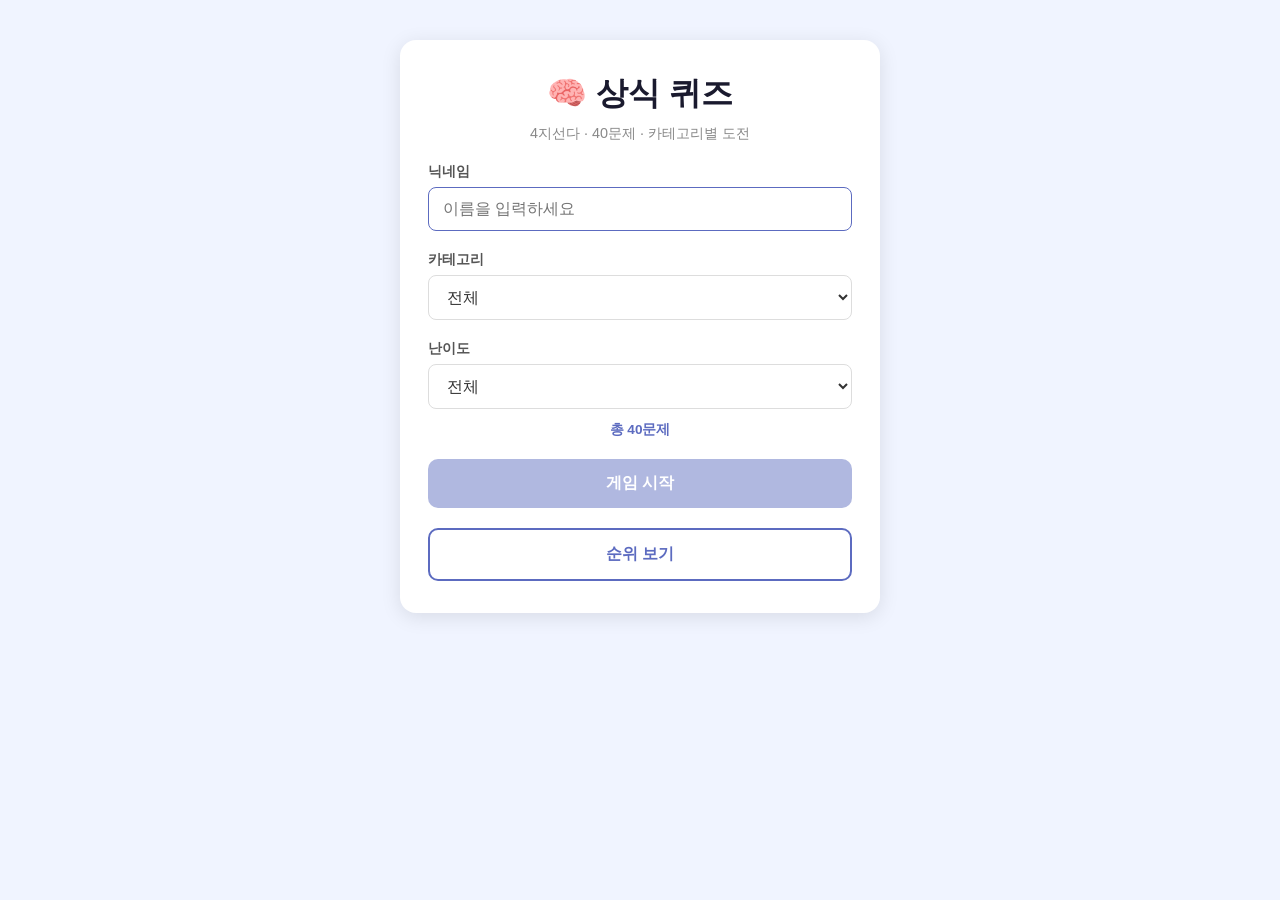
<file: programing/Study-05/index.html>
<!DOCTYPE html>
<html lang="ko">
<head>
  <meta charset="UTF-8">
  <meta name="viewport" content="width=device-width, initial-scale=1.0">
  <title>상식 퀴즈 게임</title>
  <link rel="stylesheet" href="style.css">
</head>
<body>

  <!-- ① 시작 화면 -->
  <div id="screen-start" class="screen">
    <div class="card">
      <h1 class="game-title">🧠 상식 퀴즈</h1>
      <p class="game-subtitle">4지선다 · 40문제 · 카테고리별 도전</p>

      <div class="form-group">
        <label for="player-name">닉네임</label>
        <input type="text" id="player-name" placeholder="이름을 입력하세요" maxlength="10" autocomplete="off">
      </div>

      <div class="form-group">
        <label for="category">카테고리</label>
        <select id="category">
          <option value="all">전체</option>
          <option value="한국사">한국사</option>
          <option value="과학">과학</option>
          <option value="지리">지리</option>
          <option value="일반상식">일반상식</option>
        </select>
      </div>

      <div class="form-group">
        <label for="difficulty">난이도</label>
        <select id="difficulty">
          <option value="all">전체</option>
          <option value="쉬움">쉬움</option>
          <option value="보통">보통</option>
          <option value="어려움">어려움</option>
        </select>
      </div>

      <p id="question-count-preview" class="question-count-preview"></p>

      <button id="btn-start" class="btn btn-primary" disabled>게임 시작</button>
      <button id="btn-go-ranking" class="btn btn-outline">순위 보기</button>
    </div>
  </div>

  <!-- ② 문제 화면 -->
  <div id="screen-quiz" class="screen hidden">
    <div class="card">
      <div class="quiz-header">
        <div class="quiz-header-left">
          <span id="category-label" class="category-badge"></span>
          <span id="difficulty-label" class="difficulty-badge"></span>
        </div>
        <span id="score-display" class="score-display">0점</span>
      </div>

      <div class="progress-wrap">
        <div class="progress-bar-track">
          <div id="progress-bar" class="progress-bar"></div>
        </div>
        <span id="progress-text" class="progress-text">1 / 10</span>
      </div>

      <p id="question-text" class="question-text"></p>

      <div id="options-grid" class="options-grid">
        <button class="option-btn" data-idx="0"></button>
        <button class="option-btn" data-idx="1"></button>
        <button class="option-btn" data-idx="2"></button>
        <button class="option-btn" data-idx="3"></button>
      </div>

      <div id="feedback-box" class="feedback-box hidden">
        <p id="feedback-msg" class="feedback-msg"></p>
        <button id="btn-next" class="btn btn-primary">다음 문제 →</button>
      </div>
    </div>
  </div>

  <!-- ③ 결과 화면 -->
  <div id="screen-result" class="screen hidden">
    <div class="card">
      <h2 class="result-title">게임 종료!</h2>
      <div id="result-grade" class="result-grade"></div>
      <p id="result-score" class="result-score"></p>
      <p id="result-correct" class="result-correct"></p>

      <div id="category-stats" class="category-stats"></div>

      <div class="result-buttons">
        <button id="btn-ranking" class="btn btn-outline">순위 보기</button>
        <button id="btn-restart" class="btn btn-primary">다시 하기</button>
      </div>
    </div>
  </div>

  <!-- ④ 순위 화면 -->
  <div id="screen-ranking" class="screen hidden">
    <div class="card">
      <h2 class="ranking-title">🏆 명예의 전당</h2>
      <ol id="ranking-list" class="ranking-list"></ol>
      <p id="ranking-empty" class="ranking-empty hidden">아직 기록이 없습니다.</p>
      <button id="btn-home" class="btn btn-outline">홈으로</button>
    </div>
  </div>

  <script src="data/questions.js"></script>
  <script src="js/app.js"></script>
</body>
</html>
</file>
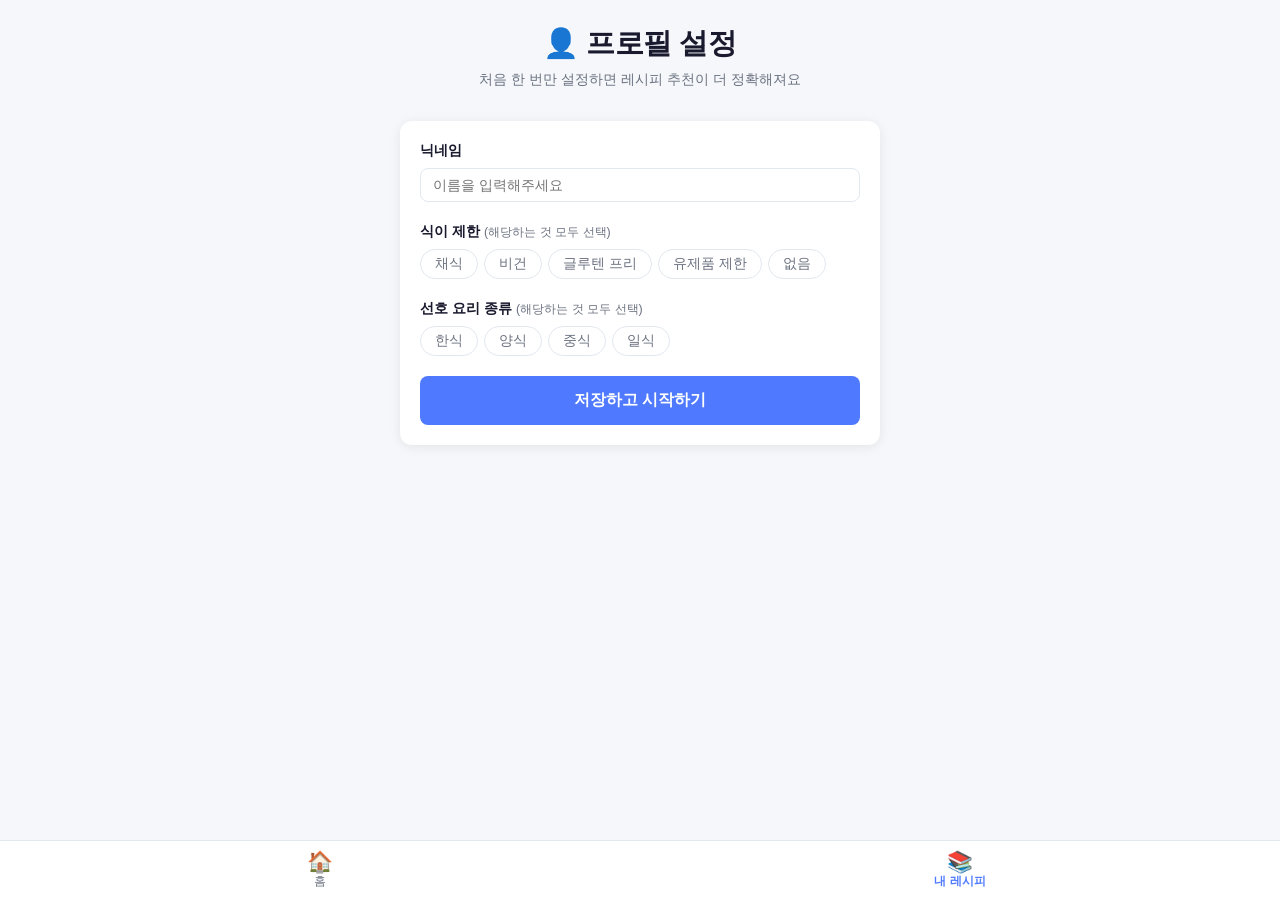
<file: programing/Study-06/index.html>
<!DOCTYPE html>
<html lang="ko">
<head>
  <meta charset="UTF-8" />
  <meta name="viewport" content="width=device-width, initial-scale=1.0" />
  <title>냉장고 레시피</title>
  <link rel="stylesheet" href="style.css" />
</head>
<body>
  <div class="app">
    <header class="app-header">
      <h1>🧊 냉장고 레시피</h1>
      <p class="subtitle">냉장고 사진을 올리면 재료를 인식해 레시피를 추천해드려요</p>
    </header>

    <main>
      <!-- Step 1: 이미지 업로드 -->
      <section id="section-upload">
        <div
          id="drop-zone"
          class="drop-zone"
          role="button"
          tabindex="0"
          aria-label="이미지 업로드 영역"
        >
          <div class="drop-zone-inner" id="drop-zone-placeholder">
            <span class="drop-icon">📷</span>
            <p>냉장고 사진을 여기에 드래그하거나</p>
            <label class="btn btn-outline" for="file-input">파일 선택</label>
            <input type="file" id="file-input" accept="image/*" hidden />
          </div>
          <div class="drop-zone-inner hidden" id="drop-zone-preview">
            <img id="preview-img" src="" alt="미리보기" />
            <button class="btn btn-ghost btn-sm" id="btn-reselect">다른 사진 선택</button>
          </div>
        </div>

        <div id="error-msg" class="error-msg hidden"></div>

        <button class="btn btn-primary btn-full" id="btn-analyze">
          <span id="btn-analyze-text">재료 찾기</span>
          <span id="btn-analyze-spinner" class="spinner hidden"></span>
        </button>
      </section>

      <!-- Step 1: 재료 결과 -->
      <section id="section-result" class="hidden">
        <h2 class="section-title">인식된 재료</h2>

        <p id="ingredient-count" class="ingredient-count"></p>
        <div id="ingredient-tags" class="ingredient-tags"></div>

        <div class="add-ingredient-row">
          <input
            type="text"
            id="input-add-ingredient"
            class="input-text"
            placeholder="재료 직접 추가"
            maxlength="20"
          />
          <button class="btn btn-outline btn-sm" id="btn-add-ingredient">추가</button>
        </div>

        <button class="btn btn-primary btn-full" id="btn-next">
          레시피 추천받기 →
        </button>
      </section>
    </main>
  </div>

  <!-- 하단 탭 -->
  <nav class="bottom-nav">
    <a href="index.html" class="nav-tab active" id="nav-home">
      <span class="nav-icon">🏠</span>
      <span class="nav-label">홈</span>
    </a>
    <a href="step3.html" class="nav-tab" id="nav-saved">
      <span class="nav-icon">📚</span>
      <span class="nav-label">내 레시피</span>
    </a>
  </nav>

  <script src="config.js"></script>
  <script src="step1.js"></script>
  <script>
    // 프로필 없으면 step3.html(설정 화면)으로 이동
    if (!localStorage.getItem('fridge_user_profile')) {
      window.location.href = 'step3.html';
    }
  </script>
</body>
</html>
</file>
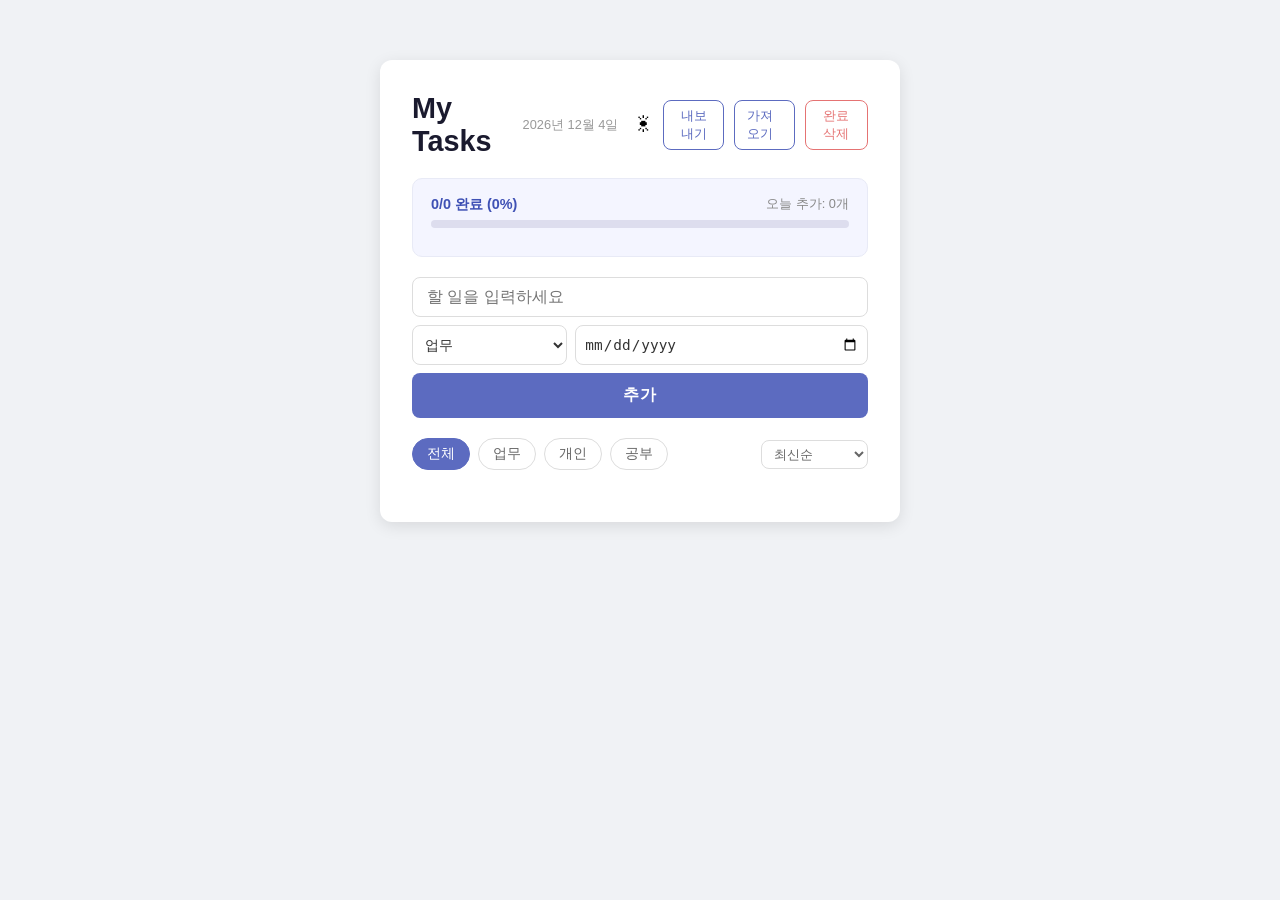
<file: programing/VibeCoding/Study-04/index.html>
<!DOCTYPE html>
<html lang="ko">
<head>
  <meta charset="UTF-8">
  <meta name="viewport" content="width=device-width, initial-scale=1.0">
  <title>My Tasks</title>
  <link rel="stylesheet" href="style.css">
</head>
<body>
  <div class="container">
    <div class="header-bar">
      <h1>My Tasks</h1>
      <div class="header-controls">
        <span id="current-date"></span>
        <button id="theme-btn" title="다크 모드 전환">☀</button>
        <button id="export-btn" title="JSON으로 내보내기">내보내기</button>
        <label class="import-label" title="JSON 가져오기">
          가져오기
          <input type="file" id="import-input" accept=".json" />
        </label>
        <button id="clear-completed-btn">완료 삭제</button>
      </div>
    </div>

    <!-- 대시보드 -->
    <div class="dashboard">
      <div class="dash-overall">
        <div class="dash-row">
          <span id="progress-text">0/0 완료 (0%)</span>
          <span id="today-count">오늘 추가: 0개</span>
        </div>
        <div class="progress-track">
          <div class="progress-fill" id="progress-fill"></div>
        </div>
      </div>
      <div class="dash-categories" id="dash-categories"></div>
    </div>

    <div class="input-section">
      <input type="text" id="todo-input" placeholder="할 일을 입력하세요" />
      <div class="input-meta-row">
        <select id="category-select">
          <option value="work">업무</option>
          <option value="personal">개인</option>
          <option value="study">공부</option>
        </select>
        <input type="date" id="date-input" />
      </div>
      <button id="add-btn">추가</button>
    </div>

    <div class="filter-area">
      <button class="filter-btn active" data-filter="all">전체</button>
      <button class="filter-btn" data-filter="work">업무</button>
      <button class="filter-btn" data-filter="personal">개인</button>
      <button class="filter-btn" data-filter="study">공부</button>
      <select id="sort-select" class="sort-select">
        <option value="createdDesc">최신순</option>
        <option value="createdAsc">오래된순</option>
        <option value="dueDate">마감일순</option>
        <option value="category">카테고리순</option>
        <option value="completed">미완료 우선</option>
      </select>
    </div>

    <ul id="todo-list"></ul>
  </div>

  <script src="script.js"></script>
</body>
</html>
</file>
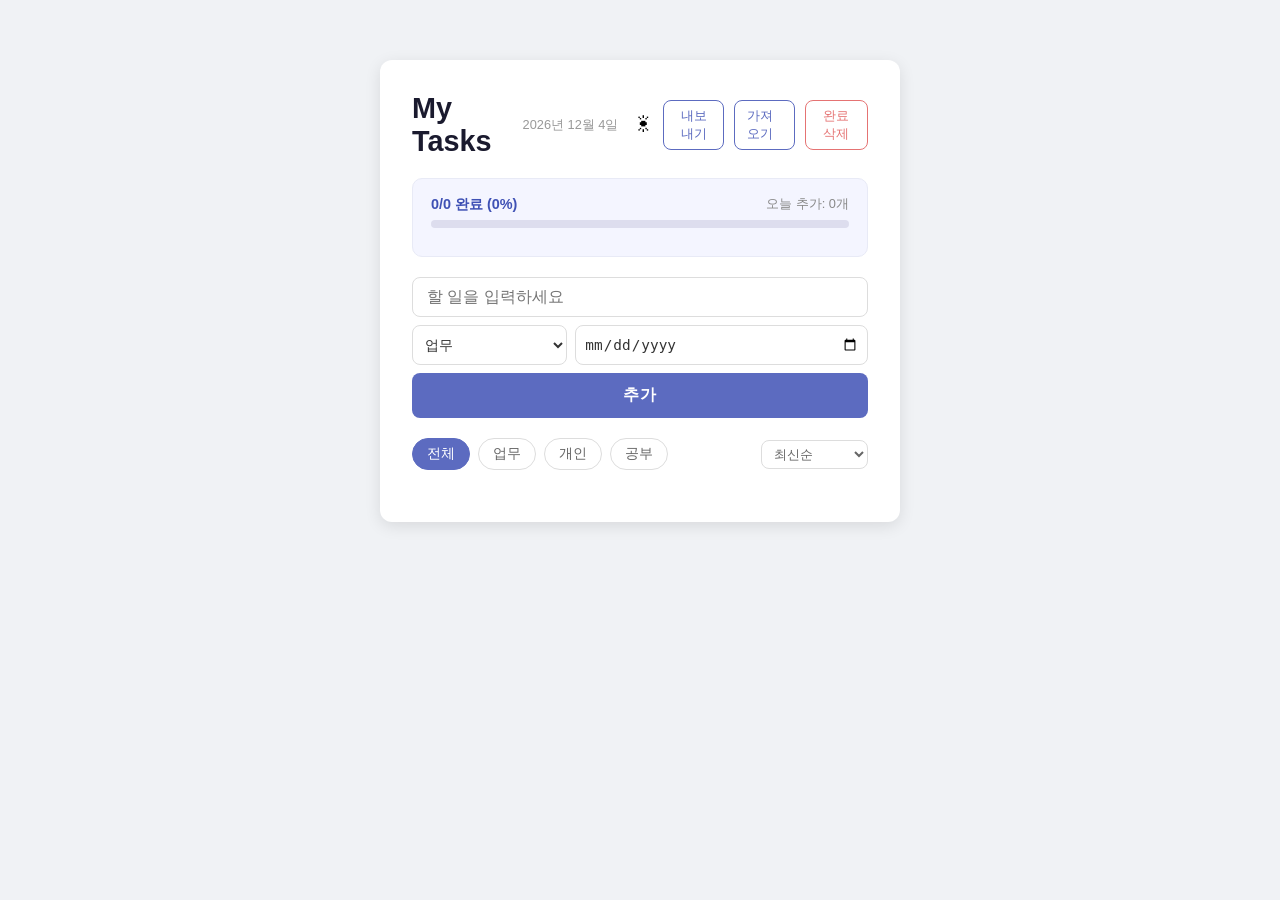
<file: programing/Study-05/programing/VibeCoding/Study-04/index.html>
<!DOCTYPE html>
<html lang="ko">
<head>
  <meta charset="UTF-8">
  <meta name="viewport" content="width=device-width, initial-scale=1.0">
  <title>My Tasks</title>
  <link rel="stylesheet" href="style.css">
</head>
<body>
  <div class="container">
    <div class="header-bar">
      <h1>My Tasks</h1>
      <div class="header-controls">
        <span id="current-date"></span>
        <button id="theme-btn" title="다크 모드 전환">☀</button>
        <button id="export-btn" title="JSON으로 내보내기">내보내기</button>
        <label class="import-label" title="JSON 가져오기">
          가져오기
          <input type="file" id="import-input" accept=".json" />
        </label>
        <button id="clear-completed-btn">완료 삭제</button>
      </div>
    </div>

    <!-- 대시보드 -->
    <div class="dashboard">
      <div class="dash-overall">
        <div class="dash-row">
          <span id="progress-text">0/0 완료 (0%)</span>
          <span id="today-count">오늘 추가: 0개</span>
        </div>
        <div class="progress-track">
          <div class="progress-fill" id="progress-fill"></div>
        </div>
      </div>
      <div class="dash-categories" id="dash-categories"></div>
    </div>

    <div class="input-section">
      <input type="text" id="todo-input" placeholder="할 일을 입력하세요" />
      <div class="input-meta-row">
        <select id="category-select">
          <option value="work">업무</option>
          <option value="personal">개인</option>
          <option value="study">공부</option>
        </select>
        <input type="date" id="date-input" />
      </div>
      <button id="add-btn">추가</button>
    </div>

    <div class="filter-area">
      <button class="filter-btn active" data-filter="all">전체</button>
      <button class="filter-btn" data-filter="work">업무</button>
      <button class="filter-btn" data-filter="personal">개인</button>
      <button class="filter-btn" data-filter="study">공부</button>
      <select id="sort-select" class="sort-select">
        <option value="createdDesc">최신순</option>
        <option value="createdAsc">오래된순</option>
        <option value="dueDate">마감일순</option>
        <option value="category">카테고리순</option>
        <option value="completed">미완료 우선</option>
      </select>
    </div>

    <ul id="todo-list"></ul>
  </div>

  <script src="script.js"></script>
</body>
</html>
</file>
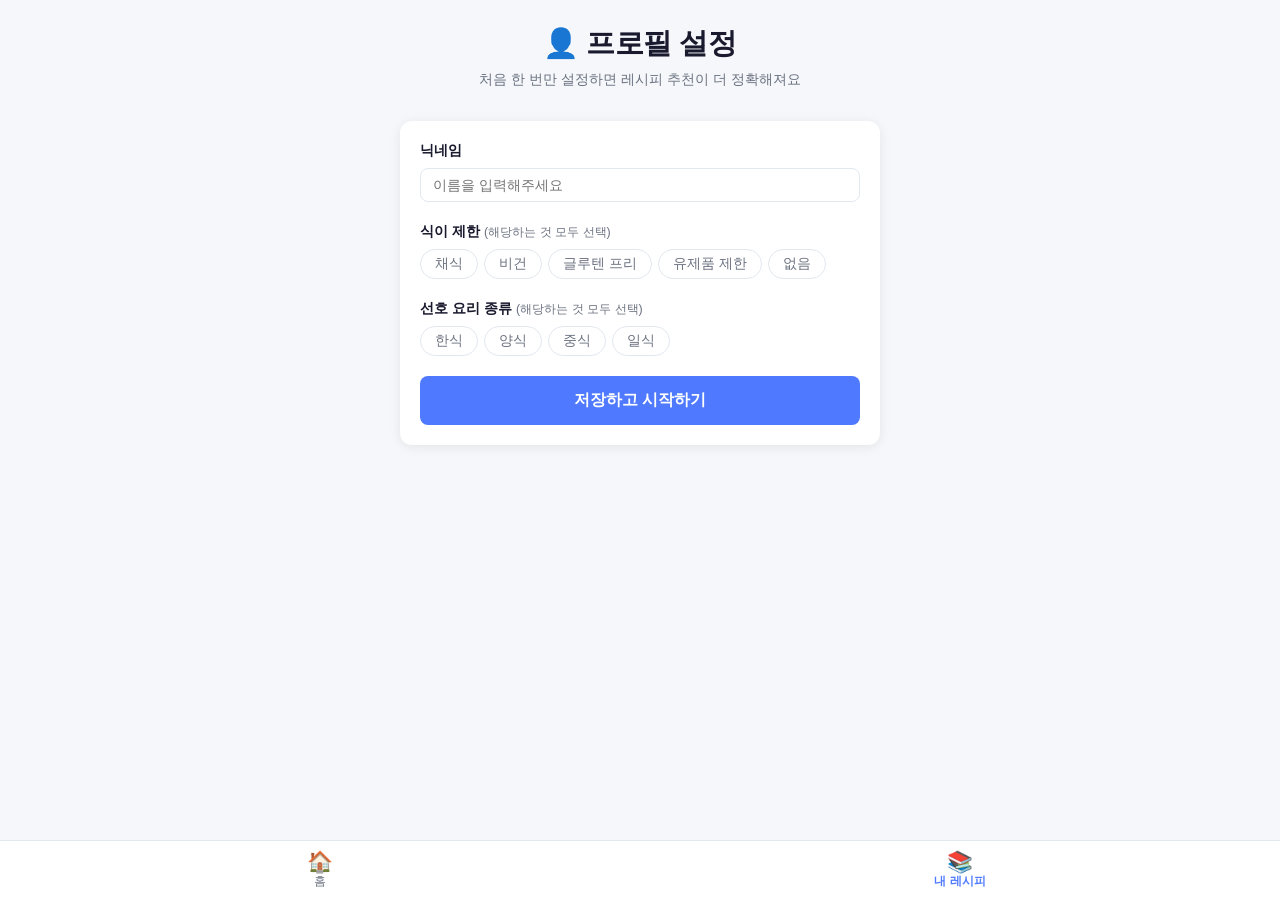
<file: programing/Study-06/step2.html>
<!DOCTYPE html>
<html lang="ko">
<head>
  <meta charset="UTF-8" />
  <meta name="viewport" content="width=device-width, initial-scale=1.0" />
  <title>레시피 추천 — 냉장고 레시피</title>
  <link rel="stylesheet" href="style.css" />
</head>
<body>
  <div class="app">
    <header class="app-header">
      <a href="index.html" class="back-link">← 재료 다시 선택</a>
      <h1>🍳 레시피 추천</h1>
    </header>

    <main>
      <!-- 재료 요약 바 -->
      <section class="ingredient-summary" id="ingredient-summary">
        <p class="summary-label">인식된 재료</p>
        <div id="summary-tags" class="summary-tags"></div>
      </section>

      <!-- 필터 -->
      <section class="filter-section">
        <div class="filter-group">
          <p class="filter-label">⏱ 요리 시간</p>
          <div class="filter-chips" id="filter-time">
            <button class="chip" data-value="15">15분 이하</button>
            <button class="chip" data-value="30">30분 이하</button>
            <button class="chip active" data-value="">제한 없음</button>
          </div>
        </div>
        <div class="filter-group">
          <p class="filter-label">📊 난이도</p>
          <div class="filter-chips" id="filter-difficulty">
            <button class="chip active" data-value="">상관없음</button>
            <button class="chip" data-value="쉬움">쉬움</button>
            <button class="chip" data-value="보통">보통</button>
            <button class="chip" data-value="어려움">어려움</button>
          </div>
        </div>
        <div class="filter-group">
          <p class="filter-label">🍽 요리 종류</p>
          <div class="filter-chips" id="filter-cuisine">
            <button class="chip active" data-value="">상관없음</button>
            <button class="chip" data-value="한식">한식</button>
            <button class="chip" data-value="양식">양식</button>
            <button class="chip" data-value="중식">중식</button>
            <button class="chip" data-value="일식">일식</button>
          </div>
        </div>
      </section>

      <button class="btn btn-primary btn-full" id="btn-generate">
        <span id="btn-generate-text">레시피 만들기</span>
        <span id="btn-generate-spinner" class="spinner hidden"></span>
      </button>

      <div id="error-msg" class="error-msg hidden"></div>

      <!-- 레시피 카드 목록 -->
      <section id="section-recipes" class="hidden">
        <h2 class="section-title">추천 레시피</h2>
        <div id="recipe-list" class="recipe-list"></div>
      </section>
    </main>
  </div>

  <!-- 상세 모달 -->
  <div id="modal-overlay" class="modal-overlay hidden" role="dialog" aria-modal="true">
    <div class="modal">
      <div class="modal-header">
        <div>
          <h2 id="modal-title" class="modal-title"></h2>
          <p id="modal-meta" class="modal-meta"></p>
        </div>
        <button id="modal-close" class="modal-close" aria-label="닫기">×</button>
      </div>
      <div class="modal-body">
        <div id="modal-ingredients" class="modal-ingredients"></div>
        <div id="modal-steps" class="modal-steps"></div>
      </div>
      <div class="modal-footer">
        <button class="btn btn-primary btn-full" id="modal-save">저장하기</button>
      </div>
    </div>
  </div>

  <!-- 하단 탭 -->
  <nav class="bottom-nav">
    <a href="index.html" class="nav-tab" id="nav-home">
      <span class="nav-icon">🏠</span>
      <span class="nav-label">홈</span>
    </a>
    <a href="step3.html" class="nav-tab" id="nav-saved">
      <span class="nav-icon">📚</span>
      <span class="nav-label">내 레시피</span>
    </a>
  </nav>

  <script src="config.js"></script>
  <script src="step2.js"></script>
</body>
</html>
</file>
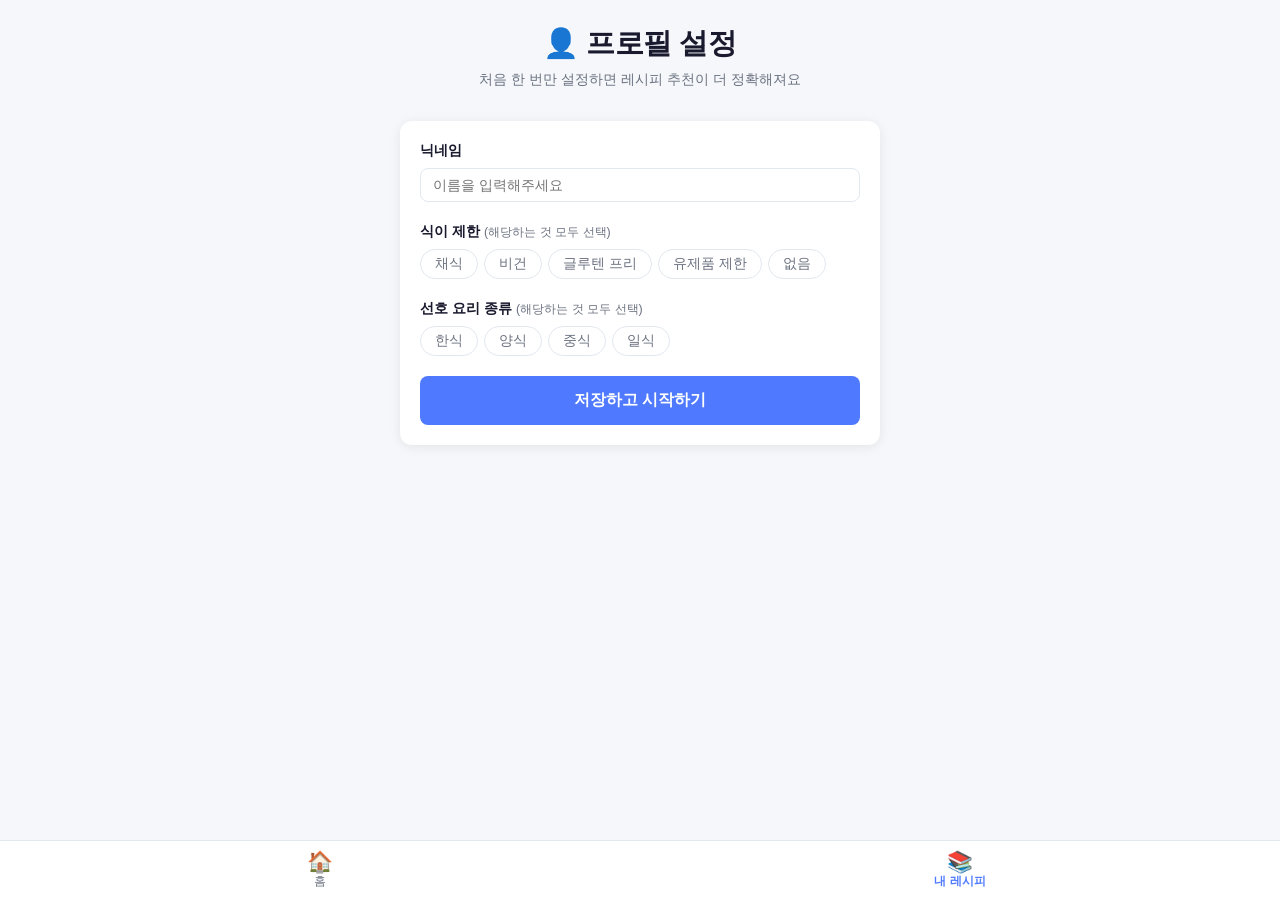
<file: programing/Study-06/step3.html>
<!DOCTYPE html>
<html lang="ko">
<head>
  <meta charset="UTF-8" />
  <meta name="viewport" content="width=device-width, initial-scale=1.0" />
  <title>내 레시피 — 냉장고 레시피</title>
  <link rel="stylesheet" href="style.css" />
</head>
<body>
  <div class="app">

    <!-- 프로필 설정 화면 -->
    <section id="section-profile-setup" class="hidden">
      <header class="app-header">
        <h1>👤 프로필 설정</h1>
        <p class="subtitle">처음 한 번만 설정하면 레시피 추천이 더 정확해져요</p>
      </header>

      <div class="profile-form">
        <div class="form-group">
          <label class="form-label" for="input-nickname">닉네임</label>
          <input type="text" id="input-nickname" class="input-text" placeholder="이름을 입력해주세요" maxlength="16" />
        </div>

        <div class="form-group">
          <p class="form-label">식이 제한 <span class="form-hint">(해당하는 것 모두 선택)</span></p>
          <div class="multi-chips" id="chips-diet">
            <button class="chip" data-value="채식">채식</button>
            <button class="chip" data-value="비건">비건</button>
            <button class="chip" data-value="글루텐 프리">글루텐 프리</button>
            <button class="chip" data-value="유제품 제한">유제품 제한</button>
            <button class="chip" data-value="없음">없음</button>
          </div>
        </div>

        <div class="form-group">
          <p class="form-label">선호 요리 종류 <span class="form-hint">(해당하는 것 모두 선택)</span></p>
          <div class="multi-chips" id="chips-cuisine">
            <button class="chip" data-value="한식">한식</button>
            <button class="chip" data-value="양식">양식</button>
            <button class="chip" data-value="중식">중식</button>
            <button class="chip" data-value="일식">일식</button>
          </div>
        </div>

        <div id="profile-error" class="error-msg hidden"></div>
        <button class="btn btn-primary btn-full" id="btn-save-profile">저장하고 시작하기</button>
      </div>
    </section>

    <!-- 저장된 레시피 목록 화면 -->
    <section id="section-saved" class="hidden">
      <header class="app-header" style="margin-bottom:16px">
        <h1>📚 내 레시피</h1>
      </header>

      <!-- 프로필 카드 -->
      <div class="profile-card" id="profile-card">
        <div class="profile-card-info">
          <span class="profile-avatar">👤</span>
          <div>
            <p class="profile-nickname" id="profile-nickname"></p>
            <p class="profile-stats" id="profile-stats"></p>
          </div>
        </div>
        <div id="profile-badges" class="profile-badges"></div>
        <button class="btn btn-ghost btn-sm" id="btn-edit-profile">수정</button>
      </div>

      <!-- 빈 상태 -->
      <div id="empty-state" class="empty-state hidden">
        <p class="empty-icon">🍽</p>
        <p class="empty-msg">저장된 레시피가 없어요.</p>
        <p class="empty-sub">냉장고를 분석해서 레시피를 저장해보세요!</p>
        <a href="index.html" class="btn btn-primary" style="margin-top:16px">냉장고 분석하러 가기</a>
      </div>

      <!-- 레시피 목록 -->
      <div id="saved-recipe-list" class="saved-recipe-list"></div>
    </section>

  </div>

  <!-- 하단 탭 -->
  <nav class="bottom-nav">
    <a href="index.html" class="nav-tab" id="nav-home">
      <span class="nav-icon">🏠</span>
      <span class="nav-label">홈</span>
    </a>
    <a href="step3.html" class="nav-tab active" id="nav-saved">
      <span class="nav-icon">📚</span>
      <span class="nav-label">내 레시피</span>
    </a>
  </nav>

  <!-- 상세 모달 (Step 2와 동일 구조) -->
  <div id="modal-overlay" class="modal-overlay hidden" role="dialog" aria-modal="true">
    <div class="modal">
      <div class="modal-header">
        <div>
          <h2 id="modal-title" class="modal-title"></h2>
          <p id="modal-meta" class="modal-meta"></p>
        </div>
        <button id="modal-close" class="modal-close" aria-label="닫기">×</button>
      </div>
      <div class="modal-body">
        <div id="modal-ingredients"></div>
        <div id="modal-steps"></div>
      </div>
    </div>
  </div>

  <script src="step3.js"></script>
</body>
</html>
</file>
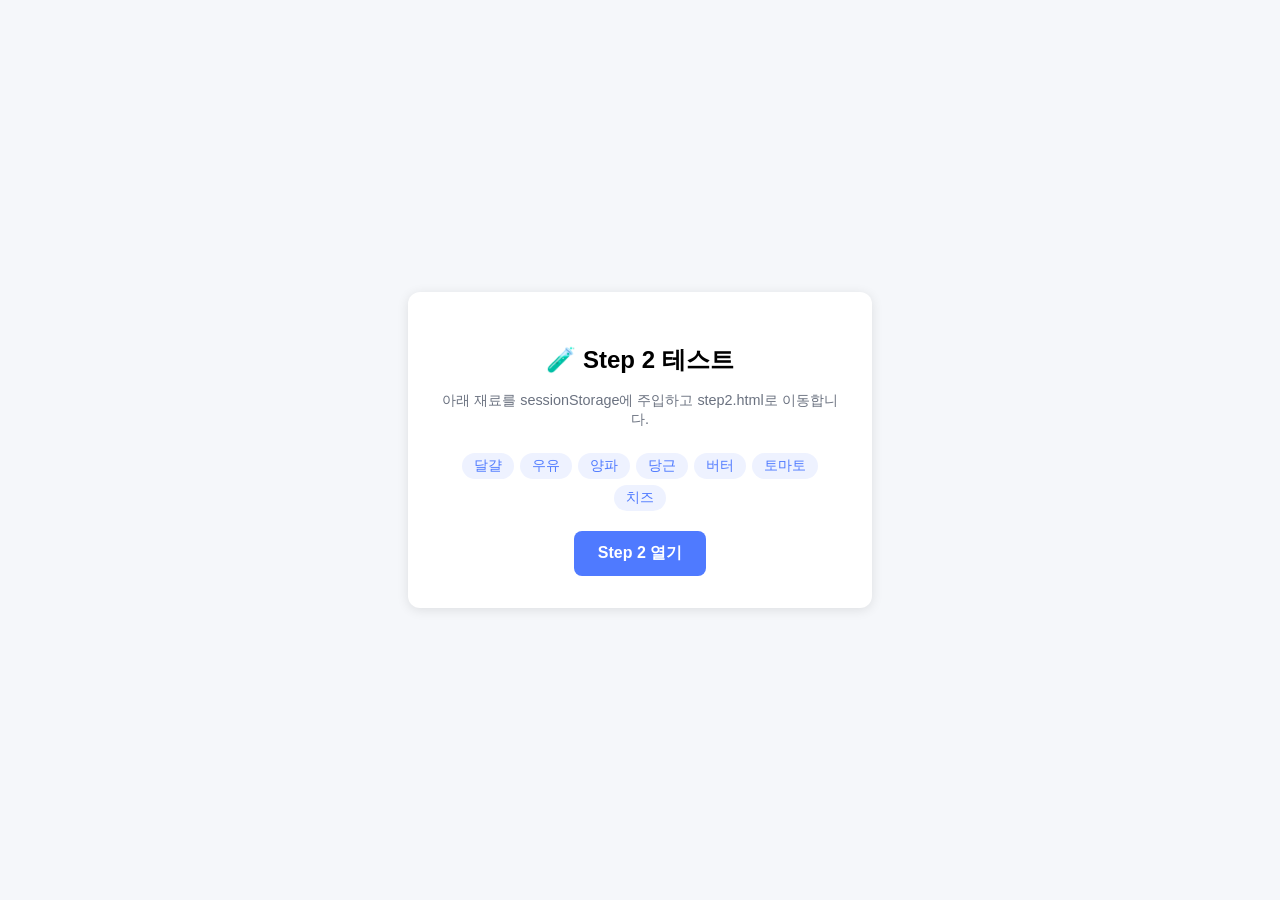
<file: programing/Study-06/test.html>
<!DOCTYPE html>
<html lang="ko">
<head>
  <meta charset="UTF-8" />
  <title>Step 2 테스트 진입</title>
  <style>
    body { font-family: sans-serif; display: flex; justify-content: center; align-items: center; height: 100vh; margin: 0; background: #f5f7fa; }
    .box { background: #fff; border-radius: 12px; padding: 32px; max-width: 400px; width: 90%; box-shadow: 0 2px 12px rgba(0,0,0,0.1); text-align: center; }
    h2 { margin-bottom: 12px; }
    p  { color: #6b7280; font-size: 0.9rem; margin-bottom: 24px; }
    button { padding: 12px 24px; background: #4f7aff; color: #fff; border: none; border-radius: 8px; font-size: 1rem; font-weight: 600; cursor: pointer; }
    button:hover { background: #3a63e8; }
    .tags { display: flex; flex-wrap: wrap; gap: 6px; justify-content: center; margin-bottom: 20px; }
    .tag { background: #eef2ff; color: #4f7aff; border-radius: 999px; padding: 4px 12px; font-size: 0.85rem; }
  </style>
</head>
<body>
  <div class="box">
    <h2>🧪 Step 2 테스트</h2>
    <p>아래 재료를 sessionStorage에 주입하고 step2.html로 이동합니다.</p>
    <div class="tags" id="tag-list"></div>
    <button onclick="goToStep2()">Step 2 열기</button>
  </div>
  <script>
    const sample = [
      { name: "달걀",   quantity: "5개",  status: "신선" },
      { name: "우유",   quantity: "1팩",  status: "보통" },
      { name: "양파",   quantity: "2개",  status: "신선" },
      { name: "당근",   quantity: "1개",  status: "신선" },
      { name: "버터",   quantity: "약간", status: "보통" },
      { name: "토마토", quantity: "2개",  status: "신선" },
      { name: "치즈",   quantity: "1장",  status: "보통" },
    ];

    document.getElementById('tag-list').innerHTML =
      sample.map(i => `<span class="tag">${i.name}</span>`).join('');

    function goToStep2() {
      sessionStorage.setItem('ingredients', JSON.stringify(sample));
      window.location.href = 'step2.html';
    }
  </script>
</body>
</html>
</file>
<file: programing/Study-05/style.css>
/* ── Reset & Base ───────────────────────────── */
*, *::before, *::after { box-sizing: border-box; margin: 0; padding: 0; }

body {
  font-family: 'Segoe UI', 'Apple SD Gothic Neo', sans-serif;
  background: #f0f4ff;
  min-height: 100vh;
  display: flex;
  justify-content: center;
  align-items: flex-start;
  padding: 40px 16px;
}

/* ── 화면 전환 ──────────────────────────────── */
.screen { width: 100%; max-width: 480px; margin: 0 auto; }
.hidden { display: none !important; }

/* ── 카드 ───────────────────────────────────── */
.card {
  background: #fff;
  border-radius: 16px;
  box-shadow: 0 4px 20px rgba(0, 0, 0, 0.1);
  padding: 32px 28px;
  display: flex;
  flex-direction: column;
  gap: 20px;
  animation: fadeIn 0.3s ease;
}

@keyframes fadeIn {
  from { opacity: 0; transform: translateY(8px); }
  to   { opacity: 1; transform: translateY(0); }
}

/* ── 버튼 ───────────────────────────────────── */
.btn {
  width: 100%;
  padding: 14px;
  border: none;
  border-radius: 10px;
  font-size: 1rem;
  font-weight: 600;
  cursor: pointer;
  transition: background 0.2s, transform 0.1s;
}

.btn:active { transform: scale(0.98); }

.btn-primary {
  background: #5c6bc0;
  color: #fff;
}
.btn-primary:hover:not(:disabled) { background: #3f51b5; }
.btn-primary:disabled { background: #b0b8e0; cursor: not-allowed; }

.btn-outline {
  background: #fff;
  color: #5c6bc0;
  border: 2px solid #5c6bc0;
}
.btn-outline:hover { background: #eef0fb; }

/* ── 시작 화면 ──────────────────────────────── */
.game-title {
  font-size: 2rem;
  color: #1a1a2e;
  text-align: center;
}

.game-subtitle {
  text-align: center;
  color: #888;
  font-size: 0.9rem;
  margin-top: -12px;
}

.form-group {
  display: flex;
  flex-direction: column;
  gap: 6px;
}

.form-group label {
  font-size: 0.85rem;
  font-weight: 600;
  color: #555;
}

.form-group input,
.form-group select {
  padding: 12px 14px;
  border: 1.5px solid #ddd;
  border-radius: 8px;
  font-size: 1rem;
  outline: none;
  color: #333;
  background: #fff;
  transition: border-color 0.2s;
}

.form-group input:focus,
.form-group select:focus { border-color: #5c6bc0; }

/* ── 시작 화면 — 문제 수 미리보기 ──────────── */
.question-count-preview {
  font-size: 0.85rem;
  color: #5c6bc0;
  font-weight: 600;
  text-align: center;
  margin-top: -8px;
}

.question-count-preview.warn {
  color: #e53935;
}

/* ── 퀴즈 화면 ──────────────────────────────── */
.quiz-header {
  display: flex;
  justify-content: space-between;
  align-items: center;
}

.quiz-header-left {
  display: flex;
  align-items: center;
  gap: 6px;
}

.category-badge {
  background: #e8eaf6;
  color: #3f51b5;
  font-size: 0.8rem;
  font-weight: 700;
  padding: 4px 12px;
  border-radius: 20px;
}

/* 난이도 배지 */
.difficulty-badge {
  font-size: 0.75rem;
  font-weight: 700;
  padding: 4px 10px;
  border-radius: 20px;
}

.diff-쉬움   { background: #e8f5e9; color: #2e7d32; }
.diff-보통   { background: #fff3e0; color: #e65100; }
.diff-어려움 { background: #fdecea; color: #c62828; }

.score-display {
  font-size: 1rem;
  font-weight: 700;
  color: #5c6bc0;
  transition: transform 0.2s ease;
}

.score-display.pop {
  animation: score-pop 0.3s ease;
}

@keyframes score-pop {
  0%   { transform: scale(1); }
  50%  { transform: scale(1.3); color: #2e7d32; }
  100% { transform: scale(1); }
}

/* 진행률 바 */
.progress-wrap {
  display: flex;
  align-items: center;
  gap: 10px;
}

.progress-bar-track {
  flex: 1;
  height: 8px;
  background: #e0e0e0;
  border-radius: 99px;
  overflow: hidden;
}

.progress-bar {
  height: 100%;
  background: linear-gradient(90deg, #5c6bc0, #9fa8da);
  border-radius: 99px;
  transition: width 0.4s ease;
  width: 0%;
}

.progress-text {
  font-size: 0.82rem;
  color: #888;
  white-space: nowrap;
}

/* 질문 */
.question-text {
  font-size: 1.1rem;
  font-weight: 600;
  color: #1a1a2e;
  line-height: 1.6;
  min-height: 3.2em;
}

/* 보기 버튼 그리드 */
.options-grid {
  display: grid;
  grid-template-columns: 1fr 1fr;
  gap: 10px;
}

.option-btn {
  padding: 14px 10px;
  border: 2px solid #e0e0e0;
  border-radius: 10px;
  background: #fafafa;
  font-size: 0.95rem;
  color: #333;
  cursor: pointer;
  text-align: center;
  word-break: keep-all;
  line-height: 1.4;
  transition: border-color 0.15s, background 0.15s;
}

.option-btn:hover:not(:disabled) {
  border-color: #5c6bc0;
  background: #eef0fb;
}

/* 정답 / 오답 피드백 상태 */
.option-btn.correct {
  border-color: #43a047;
  background: #e8f5e9;
  color: #2e7d32;
  font-weight: 700;
  animation: pulse-correct 0.35s ease;
}

.option-btn.wrong {
  border-color: #e53935;
  background: #fdecea;
  color: #c62828;
  animation: pulse-wrong 0.35s ease;
}

.option-btn:disabled { cursor: not-allowed; }

@keyframes pulse-correct {
  0%   { transform: scale(1); }
  50%  { transform: scale(1.04); }
  100% { transform: scale(1); }
}

@keyframes pulse-wrong {
  0%   { transform: translateX(0); }
  25%  { transform: translateX(-5px); }
  75%  { transform: translateX(5px); }
  100% { transform: translateX(0); }
}

/* 피드백 박스 */
.feedback-box {
  display: flex;
  flex-direction: column;
  gap: 12px;
  padding: 16px;
  border-radius: 10px;
  background: #f5f5f5;
}

.feedback-msg {
  font-size: 1rem;
  font-weight: 700;
  text-align: center;
}

.feedback-msg.is-correct { color: #2e7d32; }
.feedback-msg.is-wrong   { color: #c62828; }

/* ── 결과 화면 ──────────────────────────────── */
.result-title {
  font-size: 1.6rem;
  text-align: center;
  color: #1a1a2e;
}

.result-grade {
  font-size: 4rem;
  font-weight: 900;
  text-align: center;
  line-height: 1;
}

.grade-S { color: #f9a825; }
.grade-A { color: #1565c0; }
.grade-B { color: #2e7d32; }
.grade-C { color: #e65100; }
.grade-D { color: #c62828; }

.result-score {
  text-align: center;
  font-size: 1.3rem;
  font-weight: 700;
  color: #5c6bc0;
}

.result-correct {
  text-align: center;
  font-size: 0.95rem;
  color: #777;
}

/* 카테고리별 정답 통계 */
.category-stats {
  display: flex;
  flex-direction: column;
  gap: 8px;
  background: #f8f9ff;
  border: 1px solid #e8eaf6;
  border-radius: 10px;
  padding: 14px 16px;
}

.cat-stat-row {
  display: flex;
  align-items: center;
  gap: 10px;
}

.cat-stat-name {
  font-size: 0.82rem;
  font-weight: 700;
  color: #555;
  width: 56px;
  flex-shrink: 0;
}

.cat-stat-bar-track {
  flex: 1;
  height: 7px;
  background: #e0e0e0;
  border-radius: 99px;
  overflow: hidden;
}

.cat-stat-bar {
  height: 100%;
  background: linear-gradient(90deg, #5c6bc0, #9fa8da);
  border-radius: 99px;
  transition: width 0.5s ease;
}

.cat-stat-count {
  font-size: 0.82rem;
  font-weight: 700;
  color: #5c6bc0;
  width: 36px;
  text-align: right;
  flex-shrink: 0;
}

.result-buttons {
  display: flex;
  flex-direction: column;
  gap: 10px;
}

/* ── 순위 화면 ──────────────────────────────── */
.ranking-title {
  font-size: 1.4rem;
  text-align: center;
  color: #1a1a2e;
}

.ranking-list {
  list-style: none;
  display: flex;
  flex-direction: column;
  gap: 8px;
}

.ranking-list li {
  display: flex;
  align-items: center;
  gap: 12px;
  padding: 12px 14px;
  background: #f8f9ff;
  border-radius: 10px;
  border: 1px solid #e8eaf6;
  font-size: 0.95rem;
}

.ranking-list li.my-record {
  background: #e8eaf6;
  border-color: #5c6bc0;
  font-weight: 700;
}

.rank-medal { font-size: 1.2rem; width: 28px; text-align: center; flex-shrink: 0; }
.rank-name  { flex: 1; color: #333; }
.rank-score { font-weight: 700; color: #5c6bc0; }
.rank-date  { font-size: 0.78rem; color: #aaa; }

.ranking-empty {
  text-align: center;
  color: #aaa;
  font-size: 0.95rem;
  padding: 20px 0;
}

/* ── 모바일 ─────────────────────────────────── */
@media (max-width: 400px) {
  .card { padding: 24px 18px; }
  .options-grid { grid-template-columns: 1fr; }
  .game-title { font-size: 1.6rem; }
}
</file>
<file: programing/Study-06/style.css>
/* ===== Reset & Base ===== */
*, *::before, *::after {
  box-sizing: border-box;
  margin: 0;
  padding: 0;
}

:root {
  --bg: #f5f7fa;
  --surface: #ffffff;
  --primary: #4f7aff;
  --primary-hover: #3a63e8;
  --danger: #ff4f4f;
  --text: #1a1a2e;
  --text-sub: #6b7280;
  --border: #e2e8f0;
  --radius: 12px;
  --radius-sm: 8px;
  --shadow: 0 2px 12px rgba(0,0,0,0.08);
}

body {
  background: var(--bg);
  color: var(--text);
  font-family: 'Pretendard', 'Apple SD Gothic Neo', 'Noto Sans KR', sans-serif;
  min-height: 100vh;
  display: flex;
  justify-content: center;
  padding: 24px 16px 48px;
}

/* ===== Layout ===== */
.app {
  width: 100%;
  max-width: 480px;
}

.app-header {
  text-align: center;
  margin-bottom: 32px;
}

.app-header h1 {
  font-size: 1.8rem;
  font-weight: 700;
  letter-spacing: -0.5px;
}

.subtitle {
  color: var(--text-sub);
  font-size: 0.9rem;
  margin-top: 6px;
}

main {
  display: flex;
  flex-direction: column;
  gap: 24px;
}

.section-title {
  font-size: 1rem;
  font-weight: 600;
  margin-bottom: 12px;
  color: var(--text-sub);
  text-transform: uppercase;
  letter-spacing: 0.5px;
}

/* ===== Drop Zone ===== */
.drop-zone {
  background: var(--surface);
  border: 2px dashed var(--border);
  border-radius: var(--radius);
  padding: 32px 16px;
  text-align: center;
  cursor: pointer;
  transition: border-color 0.2s, background 0.2s;
  min-height: 200px;
  display: flex;
  align-items: center;
  justify-content: center;
}

.drop-zone:hover,
.drop-zone.drag-over {
  border-color: var(--primary);
  background: #f0f4ff;
}

.drop-zone-inner {
  display: flex;
  flex-direction: column;
  align-items: center;
  gap: 10px;
  width: 100%;
}

.drop-icon {
  font-size: 2.5rem;
}

.drop-zone-inner p {
  color: var(--text-sub);
  font-size: 0.9rem;
}

#preview-img {
  max-width: 100%;
  max-height: 260px;
  border-radius: var(--radius-sm);
  object-fit: contain;
}

/* ===== Buttons ===== */
.btn {
  display: inline-flex;
  align-items: center;
  justify-content: center;
  gap: 8px;
  padding: 10px 20px;
  border-radius: var(--radius-sm);
  font-size: 0.95rem;
  font-weight: 600;
  cursor: pointer;
  border: none;
  transition: background 0.15s, opacity 0.15s;
  text-decoration: none;
}

.btn-primary {
  background: var(--primary);
  color: #fff;
}

.btn-primary:hover:not(:disabled) {
  background: var(--primary-hover);
}

.btn-primary:disabled {
  opacity: 0.5;
  cursor: not-allowed;
}

.btn-outline {
  background: transparent;
  color: var(--primary);
  border: 1.5px solid var(--primary);
}

.btn-outline:hover {
  background: #f0f4ff;
}

.btn-ghost {
  background: transparent;
  color: var(--text-sub);
  border: 1.5px solid var(--border);
}

.btn-ghost:hover {
  background: var(--bg);
}

.btn-full {
  width: 100%;
  padding: 14px;
  font-size: 1rem;
}

.btn-sm {
  padding: 6px 14px;
  font-size: 0.85rem;
}

/* ===== Sections ===== */
#section-upload {
  display: flex;
  flex-direction: column;
  gap: 14px;
}

#section-result {
  background: var(--surface);
  border-radius: var(--radius);
  padding: 20px;
  box-shadow: var(--shadow);
  display: flex;
  flex-direction: column;
  gap: 16px;
}

/* ===== Ingredient Count =====*/
.ingredient-count {
  font-size: 0.82rem;
  color: var(--text-sub);
  margin-bottom: -4px;
}

/* ===== Ingredient Cards ===== */
.ingredient-tags {
  display: grid;
  grid-template-columns: repeat(auto-fill, minmax(140px, 1fr));
  gap: 10px;
  min-height: 40px;
}

.ingredient-card {
  background: var(--bg);
  border: 1.5px solid var(--border);
  border-radius: var(--radius-sm);
  padding: 10px 12px;
  display: flex;
  flex-direction: column;
  gap: 6px;
  transition: border-color 0.15s;
}

.ingredient-card:hover {
  border-color: var(--primary);
}

.card-header {
  display: flex;
  align-items: center;
  justify-content: space-between;
  gap: 4px;
}

.card-name {
  font-size: 0.95rem;
  font-weight: 600;
  color: var(--text);
  white-space: nowrap;
  overflow: hidden;
  text-overflow: ellipsis;
}

.card-detail {
  display: flex;
  flex-direction: column;
  gap: 2px;
}

.card-quantity {
  font-size: 0.78rem;
  color: var(--text-sub);
}

.card-status {
  font-size: 0.78rem;
  font-weight: 500;
}

.status-fresh   { color: #16a34a; }
.status-ok      { color: #ca8a04; }
.status-old     { color: #dc2626; }
.status-unknown { color: var(--text-sub); }

.tag-delete {
  flex-shrink: 0;
  background: none;
  border: none;
  cursor: pointer;
  color: var(--text-sub);
  font-size: 1rem;
  line-height: 1;
  padding: 0;
  opacity: 0.5;
  transition: opacity 0.15s;
}

.tag-delete:hover {
  opacity: 1;
  color: var(--danger);
}

/* ===== Add Ingredient ===== */
.add-ingredient-row {
  display: flex;
  gap: 8px;
}

.input-text {
  flex: 1;
  border: 1.5px solid var(--border);
  border-radius: var(--radius-sm);
  padding: 8px 12px;
  font-size: 0.9rem;
  outline: none;
  transition: border-color 0.15s;
}

.input-text:focus {
  border-color: var(--primary);
}

/* ===== Error ===== */
.error-msg {
  background: #fff0f0;
  color: var(--danger);
  border-radius: var(--radius-sm);
  padding: 10px 14px;
  font-size: 0.88rem;
  display: flex;
  align-items: center;
  gap: 6px;
}

/* ===== Spinner ===== */
.spinner {
  width: 18px;
  height: 18px;
  border: 2.5px solid rgba(255,255,255,0.4);
  border-top-color: #fff;
  border-radius: 50%;
  animation: spin 0.7s linear infinite;
  display: inline-block;
}

@keyframes spin {
  to { transform: rotate(360deg); }
}

/* ===== Utility ===== */
.hidden {
  display: none !important;
}

/* ===== Step 2: Header ===== */
.back-link {
  display: inline-block;
  font-size: 0.88rem;
  color: var(--text-sub);
  text-decoration: none;
  margin-bottom: 8px;
}
.back-link:hover { color: var(--primary); }

/* ===== Step 2: Ingredient Summary ===== */
.ingredient-summary {
  background: var(--surface);
  border-radius: var(--radius);
  padding: 14px 16px;
  box-shadow: var(--shadow);
}
.summary-label {
  font-size: 0.78rem;
  color: var(--text-sub);
  margin-bottom: 8px;
  font-weight: 600;
  text-transform: uppercase;
  letter-spacing: 0.4px;
}
.summary-tags {
  display: flex;
  flex-wrap: wrap;
  gap: 6px;
}
.summary-tag {
  background: #eef2ff;
  color: var(--primary);
  border-radius: 999px;
  padding: 3px 10px;
  font-size: 0.82rem;
  font-weight: 500;
}

/* ===== Step 2: Filters ===== */
.filter-section {
  background: var(--surface);
  border-radius: var(--radius);
  padding: 16px;
  box-shadow: var(--shadow);
  display: flex;
  flex-direction: column;
  gap: 14px;
}
.filter-group { display: flex; flex-direction: column; gap: 8px; }
.filter-label { font-size: 0.85rem; font-weight: 600; color: var(--text-sub); }
.filter-chips { display: flex; flex-wrap: wrap; gap: 6px; }

.chip {
  padding: 5px 14px;
  border-radius: 999px;
  border: 1.5px solid var(--border);
  background: transparent;
  font-size: 0.85rem;
  cursor: pointer;
  color: var(--text-sub);
  transition: all 0.15s;
}
.chip:hover { border-color: var(--primary); color: var(--primary); }
.chip.active {
  background: var(--primary);
  border-color: var(--primary);
  color: #fff;
  font-weight: 600;
}

/* ===== Step 2: Recipe List ===== */
.recipe-list {
  display: flex;
  flex-direction: column;
  gap: 14px;
}

.recipe-card {
  background: var(--surface);
  border: 1.5px solid var(--border);
  border-radius: var(--radius);
  padding: 16px;
  display: flex;
  flex-direction: column;
  gap: 10px;
  transition: border-color 0.15s, box-shadow 0.15s;
}
.recipe-card:hover {
  border-color: var(--primary);
  box-shadow: var(--shadow);
}

.recipe-card-header {
  display: flex;
  align-items: center;
  justify-content: space-between;
  gap: 8px;
}
.recipe-name {
  font-size: 1.05rem;
  font-weight: 700;
}
.recipe-diff {
  font-size: 0.75rem;
  font-weight: 600;
  padding: 3px 10px;
  border-radius: 999px;
  white-space: nowrap;
}
.diff-easy   { background: #dcfce7; color: #16a34a; }
.diff-medium { background: #fef9c3; color: #ca8a04; }
.diff-hard   { background: #fee2e2; color: #dc2626; }

.recipe-desc {
  font-size: 0.88rem;
  color: var(--text-sub);
  line-height: 1.5;
}

.recipe-meta-row {
  display: flex;
  align-items: center;
  gap: 12px;
  font-size: 0.85rem;
}
.recipe-time { color: var(--text-sub); }
.recipe-ingr-count { display: flex; gap: 8px; }
.recipe-ingr-count .avail { color: #16a34a; font-weight: 500; }
.recipe-ingr-count .miss  { color: #dc2626; font-weight: 500; }

.recipe-card-footer {
  display: flex;
  gap: 8px;
  justify-content: flex-end;
}

/* ===== Step 2: Modal ===== */
.modal-overlay {
  position: fixed;
  inset: 0;
  background: rgba(0,0,0,0.45);
  display: flex;
  align-items: flex-end;
  justify-content: center;
  z-index: 100;
  padding: 0;
}
@media (min-width: 480px) {
  .modal-overlay { align-items: center; padding: 24px; }
}

.modal {
  background: var(--surface);
  border-radius: var(--radius) var(--radius) 0 0;
  width: 100%;
  max-width: 480px;
  max-height: 85vh;
  display: flex;
  flex-direction: column;
  overflow: hidden;
}
@media (min-width: 480px) {
  .modal { border-radius: var(--radius); max-height: 80vh; }
}

.modal-header {
  display: flex;
  align-items: flex-start;
  justify-content: space-between;
  padding: 20px 20px 12px;
  border-bottom: 1px solid var(--border);
  gap: 12px;
}
.modal-title { font-size: 1.15rem; font-weight: 700; }
.modal-meta  { font-size: 0.85rem; color: var(--text-sub); margin-top: 4px; }
.modal-close {
  background: none; border: none; cursor: pointer;
  font-size: 1.4rem; color: var(--text-sub); line-height: 1;
  padding: 0; flex-shrink: 0;
}
.modal-close:hover { color: var(--text); }

.modal-body {
  flex: 1;
  overflow-y: auto;
  padding: 16px 20px;
  display: flex;
  flex-direction: column;
  gap: 20px;
}

.modal-section-label {
  font-size: 0.8rem;
  font-weight: 700;
  color: var(--text-sub);
  text-transform: uppercase;
  letter-spacing: 0.5px;
  margin-bottom: 8px;
}
.modal-ingr-list { display: flex; flex-wrap: wrap; gap: 6px; }
.modal-ingr {
  font-size: 0.85rem;
  padding: 4px 10px;
  border-radius: 999px;
  font-weight: 500;
}
.modal-ingr.avail { background: #dcfce7; color: #16a34a; }
.modal-ingr.miss  { background: #fee2e2; color: #dc2626; }

.step-list { display: flex; flex-direction: column; gap: 10px; list-style: none; }
.step-item { display: flex; gap: 12px; align-items: flex-start; font-size: 0.9rem; line-height: 1.6; }
.step-num {
  flex-shrink: 0;
  width: 24px; height: 24px;
  background: var(--primary);
  color: #fff;
  border-radius: 50%;
  display: flex; align-items: center; justify-content: center;
  font-size: 0.75rem; font-weight: 700;
}

.modal-footer {
  padding: 12px 20px 20px;
  border-top: 1px solid var(--border);
}

/* ===== Bottom Nav ===== */
.bottom-nav {
  position: fixed;
  bottom: 0; left: 0; right: 0;
  height: 60px;
  background: var(--surface);
  border-top: 1px solid var(--border);
  display: flex;
  z-index: 50;
}
.nav-tab {
  flex: 1;
  display: flex;
  flex-direction: column;
  align-items: center;
  justify-content: center;
  gap: 2px;
  text-decoration: none;
  color: var(--text-sub);
  font-size: 0.72rem;
  transition: color 0.15s;
}
.nav-tab:hover { color: var(--primary); }
.nav-tab.active { color: var(--primary); font-weight: 600; }
.nav-icon { font-size: 1.3rem; line-height: 1; }

/* 하단 탭 여백 보정 */
.app { padding-bottom: 72px; }

/* ===== Step 3: Profile Form ===== */
.profile-form {
  background: var(--surface);
  border-radius: var(--radius);
  padding: 20px;
  box-shadow: var(--shadow);
  display: flex;
  flex-direction: column;
  gap: 20px;
}
.form-group { display: flex; flex-direction: column; gap: 8px; }
.form-label { font-size: 0.9rem; font-weight: 600; }
.form-hint  { font-size: 0.78rem; color: var(--text-sub); font-weight: 400; }
.multi-chips { display: flex; flex-wrap: wrap; gap: 6px; }

/* ===== Step 3: Profile Card ===== */
.profile-card {
  background: var(--surface);
  border-radius: var(--radius);
  padding: 16px;
  box-shadow: var(--shadow);
  display: flex;
  flex-direction: column;
  gap: 10px;
  margin-bottom: 16px;
}
.profile-card-info {
  display: flex;
  align-items: center;
  gap: 12px;
}
.profile-avatar { font-size: 2rem; }
.profile-nickname { font-size: 1.05rem; font-weight: 700; }
.profile-stats   { font-size: 0.82rem; color: var(--text-sub); margin-top: 2px; }
.profile-badges  { display: flex; flex-wrap: wrap; gap: 6px; }

.badge {
  background: #eef2ff;
  color: var(--primary);
  border-radius: 999px;
  padding: 3px 10px;
  font-size: 0.78rem;
  font-weight: 500;
}
.badge-none { background: var(--bg); color: var(--text-sub); }

/* ===== Step 3: Empty State ===== */
.empty-state {
  text-align: center;
  padding: 48px 16px;
  display: flex;
  flex-direction: column;
  align-items: center;
  gap: 8px;
}
.empty-icon { font-size: 3rem; }
.empty-msg  { font-size: 1rem; font-weight: 600; }
.empty-sub  { font-size: 0.88rem; color: var(--text-sub); }

/* ===== Step 3: Saved Recipe List ===== */
.saved-recipe-list {
  display: flex;
  flex-direction: column;
  gap: 10px;
}
.saved-card {
  background: var(--surface);
  border: 1.5px solid var(--border);
  border-radius: var(--radius);
  padding: 14px 16px;
  display: flex;
  align-items: flex-start;
  gap: 8px;
  cursor: pointer;
  transition: border-color 0.15s;
}
.saved-card:hover { border-color: var(--primary); }
.saved-card-main  { flex: 1; display: flex; flex-direction: column; gap: 6px; }
.saved-card-top   { display: flex; align-items: center; gap: 8px; }
.saved-card-meta  { display: flex; gap: 12px; font-size: 0.82rem; color: var(--text-sub); }
.saved-date       { color: var(--text-sub); }

.btn-delete-recipe {
  flex-shrink: 0;
  background: none;
  border: none;
  cursor: pointer;
  font-size: 1.1rem;
  color: var(--text-sub);
  opacity: 0.5;
  padding: 0;
  line-height: 1;
  transition: opacity 0.15s, color 0.15s;
}
.btn-delete-recipe:hover { opacity: 1; color: var(--danger); }
</file>
<file: programing/VibeCoding/Study-04/style.css>
* {
  box-sizing: border-box;
  margin: 0;
  padding: 0;
}

body {
  font-family: 'Segoe UI', sans-serif;
  background: #f0f2f5;
  display: flex;
  justify-content: center;
  padding: 60px 16px;
}

.container {
  background: #fff;
  border-radius: 12px;
  box-shadow: 0 4px 16px rgba(0, 0, 0, 0.1);
  padding: 32px;
  width: 100%;
  max-width: 520px;
}

.header-bar {
  display: flex;
  justify-content: space-between;
  align-items: center;
  margin-bottom: 20px;
}

h1 {
  font-size: 1.8rem;
  color: #1a1a2e;
}

.header-controls {
  display: flex;
  align-items: center;
  gap: 10px;
}

/* 내보내기 버튼 */
#export-btn {
  padding: 6px 12px;
  font-size: 0.82rem;
  border: 1.5px solid #5c6bc0;
  border-radius: 8px;
  background: none;
  color: #5c6bc0;
  cursor: pointer;
  transition: all 0.2s;
}

#export-btn:hover { background: #e8eaf6; }

/* 가져오기 라벨 (파일 버튼) */
.import-label {
  padding: 6px 12px;
  font-size: 0.82rem;
  border: 1.5px solid #5c6bc0;
  border-radius: 8px;
  color: #5c6bc0;
  cursor: pointer;
  transition: all 0.2s;
  user-select: none;
}

.import-label:hover { background: #e8eaf6; }

.import-label input[type="file"] { display: none; }

/* 완료 삭제 버튼 */
#clear-completed-btn {
  padding: 6px 12px;
  font-size: 0.82rem;
  border: 1.5px solid #e57373;
  border-radius: 8px;
  background: none;
  color: #e57373;
  cursor: pointer;
  transition: all 0.2s;
}

#clear-completed-btn:hover {
  background: #fdecea;
}

/* 현재 날짜 */
#current-date {
  font-size: 0.8rem;
  color: #999;
  white-space: nowrap;
  margin-right: 4px;
}

/* 다크 모드 아이콘 버튼 */
#theme-btn {
  font-size: 1.4rem;
  background: none;
  border: none;
  cursor: pointer;
  padding: 2px 5px;
  line-height: 1;
  border-radius: 6px;
  transition: transform 0.25s, background 0.2s;
}

#theme-btn:hover {
  transform: scale(1.25);
  background: rgba(0, 0, 0, 0.06);
}

/* 대시보드 */
.dashboard {
  background: #f4f5ff;
  border: 1px solid #e8eaf6;
  border-radius: 10px;
  padding: 16px 18px;
  margin-bottom: 20px;
  display: flex;
  flex-direction: column;
  gap: 12px;
}

.dash-overall {
  display: flex;
  flex-direction: column;
  gap: 6px;
}

.dash-row {
  display: flex;
  justify-content: space-between;
  align-items: center;
}

#progress-text {
  font-size: 0.9rem;
  font-weight: 600;
  color: #3f51b5;
}

#today-count {
  font-size: 0.8rem;
  color: #888;
}

.progress-track {
  height: 8px;
  background: #dde;
  border-radius: 999px;
  overflow: hidden;
}

.progress-fill {
  height: 100%;
  background: linear-gradient(90deg, #5c6bc0, #7986cb);
  border-radius: 999px;
  transition: width 0.4s ease;
  width: 0%;
}

/* 카테고리별 미니 진행률 */
.dash-categories {
  display: flex;
  flex-direction: column;
  gap: 6px;
}

.dash-cat-row {
  display: flex;
  align-items: center;
  gap: 8px;
}

.dash-cat-label {
  font-size: 0.78rem;
  font-weight: 600;
  width: 32px;
  flex-shrink: 0;
}

.dash-cat-track {
  flex: 1;
  height: 5px;
  background: #dde;
  border-radius: 999px;
  overflow: hidden;
}

.dash-cat-fill {
  height: 100%;
  border-radius: 999px;
  transition: width 0.4s ease;
}

.dash-cat-fill.fill-work     { background: #5c6bc0; }
.dash-cat-fill.fill-personal { background: #66bb6a; }
.dash-cat-fill.fill-study    { background: #ffa726; }

.dash-cat-stat {
  font-size: 0.75rem;
  color: #888;
  width: 48px;
  text-align: right;
  flex-shrink: 0;
}

/* 입력 섹션 */
.input-section {
  display: flex;
  flex-direction: column;
  gap: 8px;
  margin-bottom: 20px;
}

.input-meta-row {
  display: flex;
  gap: 8px;
}

#category-select {
  flex: 1;
  padding: 10px 8px;
  border: 1px solid #ddd;
  border-radius: 8px;
  font-size: 0.9rem;
  outline: none;
  cursor: pointer;
  color: #333;
  background: #fff;
}

#category-select:focus { border-color: #5c6bc0; }

#date-input {
  flex: 2;
  padding: 10px 8px;
  border: 1px solid #ddd;
  border-radius: 8px;
  font-size: 0.9rem;
  outline: none;
  color: #333;
  background: #fff;
  cursor: pointer;
}

#date-input:focus { border-color: #5c6bc0; }

/* 필터 버튼 영역 */
.filter-area {
  display: flex;
  gap: 8px;
  margin-bottom: 20px;
  flex-wrap: wrap;
  align-items: center;
}

/* 정렬 select */
.sort-select {
  margin-left: auto;
  padding: 5px 8px;
  border: 1.5px solid #ddd;
  border-radius: 8px;
  font-size: 0.82rem;
  color: #666;
  background: #fff;
  cursor: pointer;
  outline: none;
  transition: border-color 0.2s;
}

.sort-select:focus { border-color: #5c6bc0; }

.filter-btn {
  padding: 6px 14px;
  border: 1.5px solid #ddd;
  border-radius: 20px;
  background: #fff;
  font-size: 0.85rem;
  color: #666;
  cursor: pointer;
  transition: all 0.2s;
}

.filter-btn:hover {
  border-color: #5c6bc0;
  color: #5c6bc0;
}

.filter-btn.active {
  background: #5c6bc0;
  border-color: #5c6bc0;
  color: #fff;
}

#todo-input {
  flex: 1;
  padding: 10px 14px;
  border: 1px solid #ddd;
  border-radius: 8px;
  font-size: 1rem;
  outline: none;
  transition: border-color 0.2s;
}

#todo-input:focus {
  border-color: #5c6bc0;
}

#add-btn {
  width: 100%;
  padding: 12px;
  background: #5c6bc0;
  color: #fff;
  border: none;
  border-radius: 8px;
  font-size: 1rem;
  font-weight: 600;
  cursor: pointer;
  transition: background 0.2s;
  letter-spacing: 0.04em;
}

#add-btn:hover {
  background: #3f51b5;
}

#todo-list {
  list-style: none;
  display: flex;
  flex-direction: column;
  gap: 10px;
}

.todo-item {
  display: flex;
  align-items: center;
  gap: 12px;
  padding: 12px 14px;
  background: #f8f9ff;
  border-radius: 8px;
  border: 1px solid #e8eaf6;
}

.todo-item input[type="checkbox"] {
  width: 18px;
  height: 18px;
  accent-color: #5c6bc0;
  cursor: pointer;
  flex-shrink: 0;
}

.todo-item span {
  flex: 1;
  font-size: 1rem;
  color: #333;
  word-break: break-word;
}

.todo-item.completed span {
  text-decoration: line-through;
  color: #aaa;
}

/* 카테고리 색상 태그 */
.category-tag {
  font-size: 0.72rem;
  font-weight: 600;
  padding: 2px 8px;
  border-radius: 10px;
  flex-shrink: 0;
  letter-spacing: 0.02em;
}

.tag-work {
  background: #e8eaf6;
  color: #3f51b5;
}

.tag-personal {
  background: #e8f5e9;
  color: #388e3c;
}

.tag-study {
  background: #fff3e0;
  color: #e65100;
}

/* 마감일 뱃지 */
.due-tag {
  font-size: 0.72rem;
  font-weight: 600;
  padding: 2px 8px;
  border-radius: 10px;
  flex-shrink: 0;
  background: #e8eaf6;
  color: #555;
}

.due-tag.due-today {
  background: #fff3e0;
  color: #e65100;
}

.due-tag.due-overdue {
  background: #fdecea;
  color: #e53935;
}

/* 인라인 편집 입력창 */
.edit-input {
  flex: 1;
  font-size: 1rem;
  border: none;
  border-bottom: 2px solid #5c6bc0;
  outline: none;
  background: transparent;
  color: #333;
  padding: 2px 0;
}

.delete-btn {
  background: none;
  border: none;
  color: #e57373;
  font-size: 1.2rem;
  cursor: pointer;
  line-height: 1;
  padding: 2px 4px;
  border-radius: 4px;
  transition: background 0.2s;
}

.delete-btn:hover {
  background: #fdecea;
}

/* ===== 다크 모드 ===== */
body.dark { background: #0f1117; }

body.dark .container {
  background: #1e2130;
  box-shadow: 0 4px 16px rgba(0, 0, 0, 0.5);
}

body.dark h1 { color: #e0e0ff; }

body.dark .dashboard {
  background: #1a1d2e;
  border-color: #2e3250;
}

body.dark #progress-text  { color: #7986cb; }
body.dark #today-count    { color: #6b7090; }
body.dark .progress-track { background: #2e3250; }
body.dark .dash-cat-track { background: #2e3250; }
body.dark .dash-cat-label { color: #9da3c0; }
body.dark .dash-cat-stat  { color: #6b7090; }

body.dark #todo-input {
  background: #262a3f;
  border-color: #3a3f5c;
  color: #cdd0e8;
}
body.dark #todo-input:focus { border-color: #7986cb; }

body.dark #category-select {
  background: #262a3f;
  border-color: #3a3f5c;
  color: #cdd0e8;
}

body.dark .filter-btn {
  background: #262a3f;
  border-color: #3a3f5c;
  color: #9da3c0;
}
body.dark .filter-btn:hover  { border-color: #7986cb; color: #7986cb; }
body.dark .filter-btn.active { background: #5c6bc0; border-color: #5c6bc0; color: #fff; }

body.dark .todo-item {
  background: #262a3f;
  border-color: #2e3250;
}
body.dark .todo-item span             { color: #cdd0e8; }
body.dark .todo-item.completed span   { color: #50546a; }

body.dark .tag-work     { background: #1a1f3a; color: #7986cb; }
body.dark .tag-personal { background: #162418; color: #66bb6a; }
body.dark .tag-study    { background: #2e200e; color: #ffa726; }

body.dark .edit-input {
  color: #cdd0e8;
  border-bottom-color: #7986cb;
}

body.dark .delete-btn:hover        { background: #3d1f1f; }
body.dark #clear-completed-btn:hover { background: #3d1f1f; }
body.dark #current-date            { color: #6b7090; }
body.dark #theme-btn:hover         { background: rgba(255, 255, 255, 0.08); }

body.dark #export-btn              { border-color: #7986cb; color: #7986cb; }
body.dark #export-btn:hover        { background: #1a1d2e; }
body.dark .import-label            { border-color: #7986cb; color: #7986cb; }
body.dark .import-label:hover      { background: #1a1d2e; }
body.dark .sort-select             { background: #262a3f; border-color: #3a3f5c; color: #9da3c0; }

body.dark #category-select {
  background: #262a3f;
  border-color: #3a3f5c;
  color: #cdd0e8;
}

body.dark #date-input {
  background: #262a3f;
  border-color: #3a3f5c;
  color: #cdd0e8;
  color-scheme: dark;
}

body.dark .due-tag              { background: #2e3250; color: #9da3c0; }
body.dark .due-tag.due-today    { background: #2e200e; color: #ffa726; }
body.dark .due-tag.due-overdue  { background: #3d1f1f; color: #ef9a9a; }
</file>
<file: programing/Study-05/programing/VibeCoding/Study-04/style.css>
* {
  box-sizing: border-box;
  margin: 0;
  padding: 0;
}

body {
  font-family: 'Segoe UI', sans-serif;
  background: #f0f2f5;
  display: flex;
  justify-content: center;
  padding: 60px 16px;
}

.container {
  background: #fff;
  border-radius: 12px;
  box-shadow: 0 4px 16px rgba(0, 0, 0, 0.1);
  padding: 32px;
  width: 100%;
  max-width: 520px;
}

.header-bar {
  display: flex;
  justify-content: space-between;
  align-items: center;
  margin-bottom: 20px;
}

h1 {
  font-size: 1.8rem;
  color: #1a1a2e;
}

.header-controls {
  display: flex;
  align-items: center;
  gap: 10px;
}

/* 내보내기 버튼 */
#export-btn {
  padding: 6px 12px;
  font-size: 0.82rem;
  border: 1.5px solid #5c6bc0;
  border-radius: 8px;
  background: none;
  color: #5c6bc0;
  cursor: pointer;
  transition: all 0.2s;
}

#export-btn:hover { background: #e8eaf6; }

/* 가져오기 라벨 (파일 버튼) */
.import-label {
  padding: 6px 12px;
  font-size: 0.82rem;
  border: 1.5px solid #5c6bc0;
  border-radius: 8px;
  color: #5c6bc0;
  cursor: pointer;
  transition: all 0.2s;
  user-select: none;
}

.import-label:hover { background: #e8eaf6; }

.import-label input[type="file"] { display: none; }

/* 완료 삭제 버튼 */
#clear-completed-btn {
  padding: 6px 12px;
  font-size: 0.82rem;
  border: 1.5px solid #e57373;
  border-radius: 8px;
  background: none;
  color: #e57373;
  cursor: pointer;
  transition: all 0.2s;
}

#clear-completed-btn:hover {
  background: #fdecea;
}

/* 현재 날짜 */
#current-date {
  font-size: 0.8rem;
  color: #999;
  white-space: nowrap;
  margin-right: 4px;
}

/* 다크 모드 아이콘 버튼 */
#theme-btn {
  font-size: 1.4rem;
  background: none;
  border: none;
  cursor: pointer;
  padding: 2px 5px;
  line-height: 1;
  border-radius: 6px;
  transition: transform 0.25s, background 0.2s;
}

#theme-btn:hover {
  transform: scale(1.25);
  background: rgba(0, 0, 0, 0.06);
}

/* 대시보드 */
.dashboard {
  background: #f4f5ff;
  border: 1px solid #e8eaf6;
  border-radius: 10px;
  padding: 16px 18px;
  margin-bottom: 20px;
  display: flex;
  flex-direction: column;
  gap: 12px;
}

.dash-overall {
  display: flex;
  flex-direction: column;
  gap: 6px;
}

.dash-row {
  display: flex;
  justify-content: space-between;
  align-items: center;
}

#progress-text {
  font-size: 0.9rem;
  font-weight: 600;
  color: #3f51b5;
}

#today-count {
  font-size: 0.8rem;
  color: #888;
}

.progress-track {
  height: 8px;
  background: #dde;
  border-radius: 999px;
  overflow: hidden;
}

.progress-fill {
  height: 100%;
  background: linear-gradient(90deg, #5c6bc0, #7986cb);
  border-radius: 999px;
  transition: width 0.4s ease;
  width: 0%;
}

/* 카테고리별 미니 진행률 */
.dash-categories {
  display: flex;
  flex-direction: column;
  gap: 6px;
}

.dash-cat-row {
  display: flex;
  align-items: center;
  gap: 8px;
}

.dash-cat-label {
  font-size: 0.78rem;
  font-weight: 600;
  width: 32px;
  flex-shrink: 0;
}

.dash-cat-track {
  flex: 1;
  height: 5px;
  background: #dde;
  border-radius: 999px;
  overflow: hidden;
}

.dash-cat-fill {
  height: 100%;
  border-radius: 999px;
  transition: width 0.4s ease;
}

.dash-cat-fill.fill-work     { background: #5c6bc0; }
.dash-cat-fill.fill-personal { background: #66bb6a; }
.dash-cat-fill.fill-study    { background: #ffa726; }

.dash-cat-stat {
  font-size: 0.75rem;
  color: #888;
  width: 48px;
  text-align: right;
  flex-shrink: 0;
}

/* 입력 섹션 */
.input-section {
  display: flex;
  flex-direction: column;
  gap: 8px;
  margin-bottom: 20px;
}

.input-meta-row {
  display: flex;
  gap: 8px;
}

#category-select {
  flex: 1;
  padding: 10px 8px;
  border: 1px solid #ddd;
  border-radius: 8px;
  font-size: 0.9rem;
  outline: none;
  cursor: pointer;
  color: #333;
  background: #fff;
}

#category-select:focus { border-color: #5c6bc0; }

#date-input {
  flex: 2;
  padding: 10px 8px;
  border: 1px solid #ddd;
  border-radius: 8px;
  font-size: 0.9rem;
  outline: none;
  color: #333;
  background: #fff;
  cursor: pointer;
}

#date-input:focus { border-color: #5c6bc0; }

/* 필터 버튼 영역 */
.filter-area {
  display: flex;
  gap: 8px;
  margin-bottom: 20px;
  flex-wrap: wrap;
  align-items: center;
}

/* 정렬 select */
.sort-select {
  margin-left: auto;
  padding: 5px 8px;
  border: 1.5px solid #ddd;
  border-radius: 8px;
  font-size: 0.82rem;
  color: #666;
  background: #fff;
  cursor: pointer;
  outline: none;
  transition: border-color 0.2s;
}

.sort-select:focus { border-color: #5c6bc0; }

.filter-btn {
  padding: 6px 14px;
  border: 1.5px solid #ddd;
  border-radius: 20px;
  background: #fff;
  font-size: 0.85rem;
  color: #666;
  cursor: pointer;
  transition: all 0.2s;
}

.filter-btn:hover {
  border-color: #5c6bc0;
  color: #5c6bc0;
}

.filter-btn.active {
  background: #5c6bc0;
  border-color: #5c6bc0;
  color: #fff;
}

#todo-input {
  flex: 1;
  padding: 10px 14px;
  border: 1px solid #ddd;
  border-radius: 8px;
  font-size: 1rem;
  outline: none;
  transition: border-color 0.2s;
}

#todo-input:focus {
  border-color: #5c6bc0;
}

#add-btn {
  width: 100%;
  padding: 12px;
  background: #5c6bc0;
  color: #fff;
  border: none;
  border-radius: 8px;
  font-size: 1rem;
  font-weight: 600;
  cursor: pointer;
  transition: background 0.2s;
  letter-spacing: 0.04em;
}

#add-btn:hover {
  background: #3f51b5;
}

#todo-list {
  list-style: none;
  display: flex;
  flex-direction: column;
  gap: 10px;
}

.todo-item {
  display: flex;
  align-items: center;
  gap: 12px;
  padding: 12px 14px;
  background: #f8f9ff;
  border-radius: 8px;
  border: 1px solid #e8eaf6;
}

.todo-item input[type="checkbox"] {
  width: 18px;
  height: 18px;
  accent-color: #5c6bc0;
  cursor: pointer;
  flex-shrink: 0;
}

.todo-item span {
  flex: 1;
  font-size: 1rem;
  color: #333;
  word-break: break-word;
}

.todo-item.completed span {
  text-decoration: line-through;
  color: #aaa;
}

/* 카테고리 색상 태그 */
.category-tag {
  font-size: 0.72rem;
  font-weight: 600;
  padding: 2px 8px;
  border-radius: 10px;
  flex-shrink: 0;
  letter-spacing: 0.02em;
}

.tag-work {
  background: #e8eaf6;
  color: #3f51b5;
}

.tag-personal {
  background: #e8f5e9;
  color: #388e3c;
}

.tag-study {
  background: #fff3e0;
  color: #e65100;
}

/* 마감일 뱃지 */
.due-tag {
  font-size: 0.72rem;
  font-weight: 600;
  padding: 2px 8px;
  border-radius: 10px;
  flex-shrink: 0;
  background: #e8eaf6;
  color: #555;
}

.due-tag.due-today {
  background: #fff3e0;
  color: #e65100;
}

.due-tag.due-overdue {
  background: #fdecea;
  color: #e53935;
}

/* 인라인 편집 입력창 */
.edit-input {
  flex: 1;
  font-size: 1rem;
  border: none;
  border-bottom: 2px solid #5c6bc0;
  outline: none;
  background: transparent;
  color: #333;
  padding: 2px 0;
}

.delete-btn {
  background: none;
  border: none;
  color: #e57373;
  font-size: 1.2rem;
  cursor: pointer;
  line-height: 1;
  padding: 2px 4px;
  border-radius: 4px;
  transition: background 0.2s;
}

.delete-btn:hover {
  background: #fdecea;
}

/* ===== 다크 모드 ===== */
body.dark { background: #0f1117; }

body.dark .container {
  background: #1e2130;
  box-shadow: 0 4px 16px rgba(0, 0, 0, 0.5);
}

body.dark h1 { color: #e0e0ff; }

body.dark .dashboard {
  background: #1a1d2e;
  border-color: #2e3250;
}

body.dark #progress-text  { color: #7986cb; }
body.dark #today-count    { color: #6b7090; }
body.dark .progress-track { background: #2e3250; }
body.dark .dash-cat-track { background: #2e3250; }
body.dark .dash-cat-label { color: #9da3c0; }
body.dark .dash-cat-stat  { color: #6b7090; }

body.dark #todo-input {
  background: #262a3f;
  border-color: #3a3f5c;
  color: #cdd0e8;
}
body.dark #todo-input:focus { border-color: #7986cb; }

body.dark #category-select {
  background: #262a3f;
  border-color: #3a3f5c;
  color: #cdd0e8;
}

body.dark .filter-btn {
  background: #262a3f;
  border-color: #3a3f5c;
  color: #9da3c0;
}
body.dark .filter-btn:hover  { border-color: #7986cb; color: #7986cb; }
body.dark .filter-btn.active { background: #5c6bc0; border-color: #5c6bc0; color: #fff; }

body.dark .todo-item {
  background: #262a3f;
  border-color: #2e3250;
}
body.dark .todo-item span             { color: #cdd0e8; }
body.dark .todo-item.completed span   { color: #50546a; }

body.dark .tag-work     { background: #1a1f3a; color: #7986cb; }
body.dark .tag-personal { background: #162418; color: #66bb6a; }
body.dark .tag-study    { background: #2e200e; color: #ffa726; }

body.dark .edit-input {
  color: #cdd0e8;
  border-bottom-color: #7986cb;
}

body.dark .delete-btn:hover        { background: #3d1f1f; }
body.dark #clear-completed-btn:hover { background: #3d1f1f; }
body.dark #current-date            { color: #6b7090; }
body.dark #theme-btn:hover         { background: rgba(255, 255, 255, 0.08); }

body.dark #export-btn              { border-color: #7986cb; color: #7986cb; }
body.dark #export-btn:hover        { background: #1a1d2e; }
body.dark .import-label            { border-color: #7986cb; color: #7986cb; }
body.dark .import-label:hover      { background: #1a1d2e; }
body.dark .sort-select             { background: #262a3f; border-color: #3a3f5c; color: #9da3c0; }

body.dark #category-select {
  background: #262a3f;
  border-color: #3a3f5c;
  color: #cdd0e8;
}

body.dark #date-input {
  background: #262a3f;
  border-color: #3a3f5c;
  color: #cdd0e8;
  color-scheme: dark;
}

body.dark .due-tag              { background: #2e3250; color: #9da3c0; }
body.dark .due-tag.due-today    { background: #2e200e; color: #ffa726; }
body.dark .due-tag.due-overdue  { background: #3d1f1f; color: #ef9a9a; }
</file>
